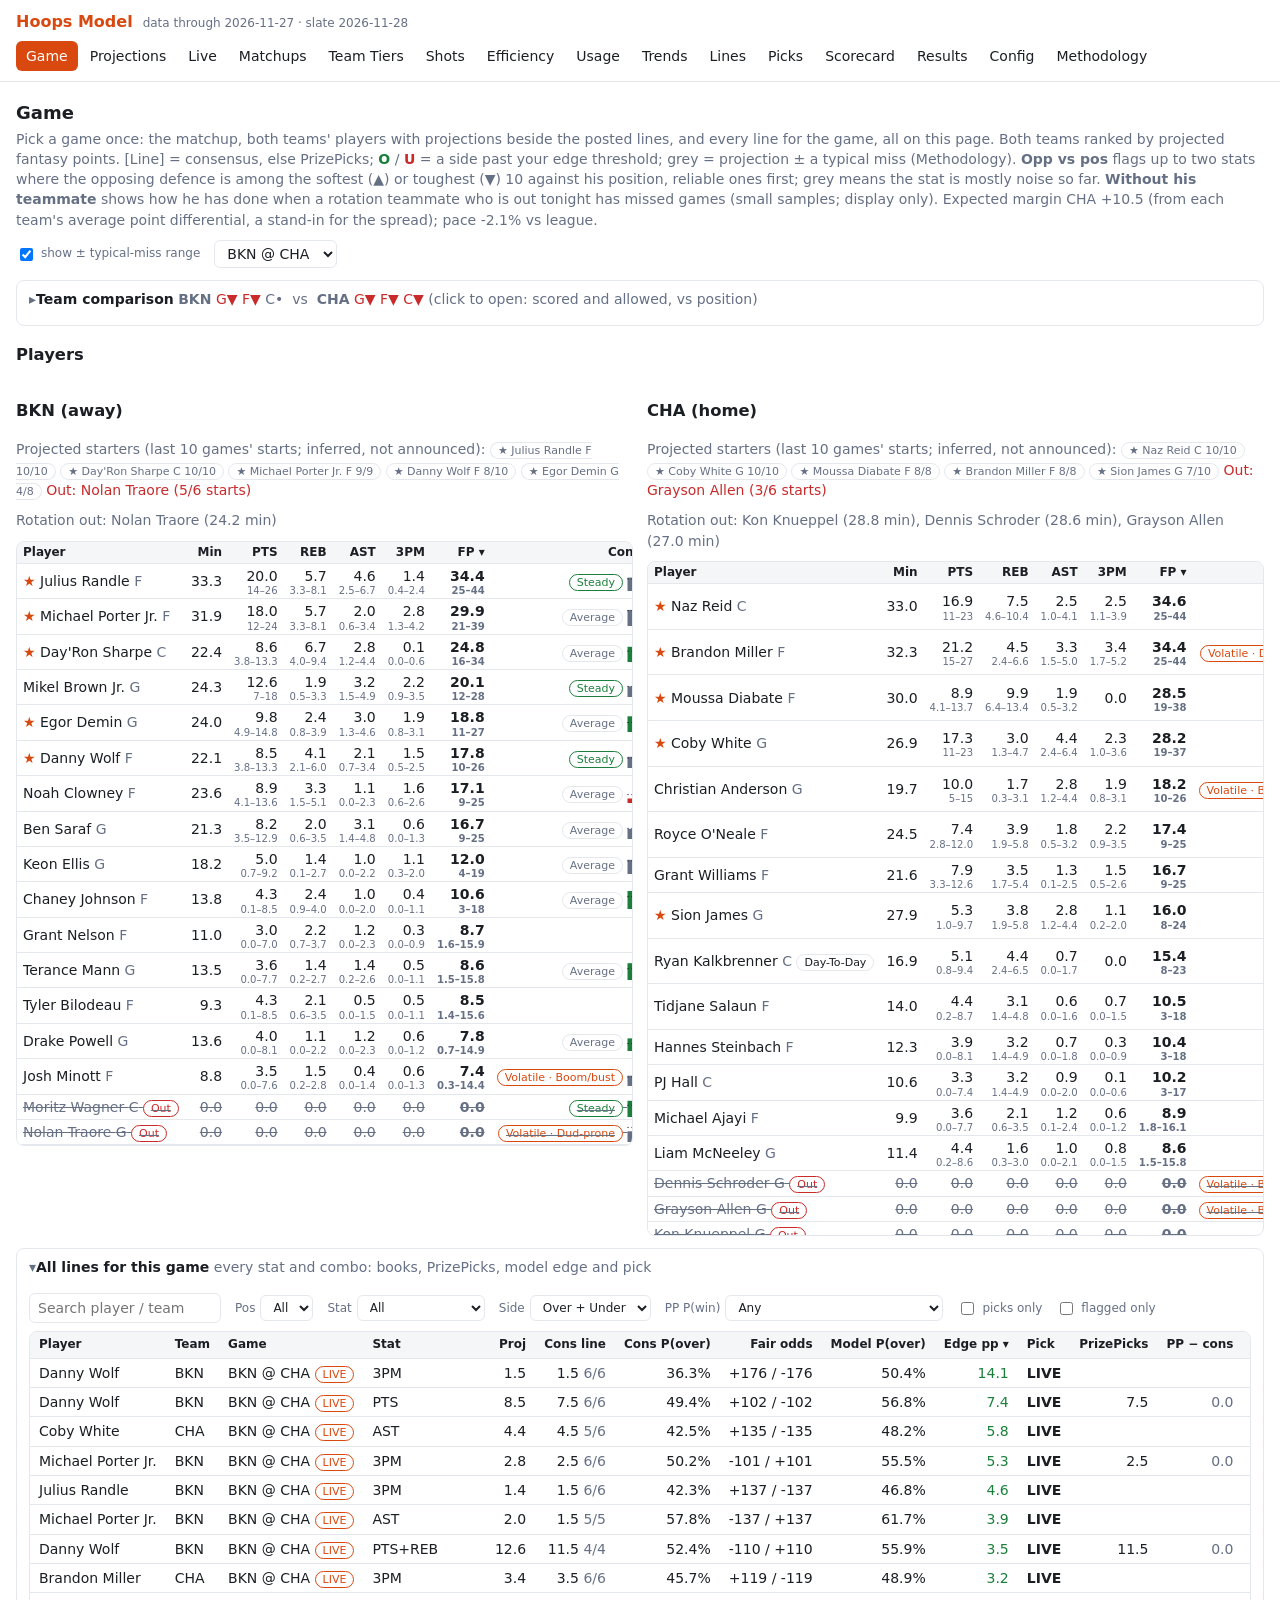
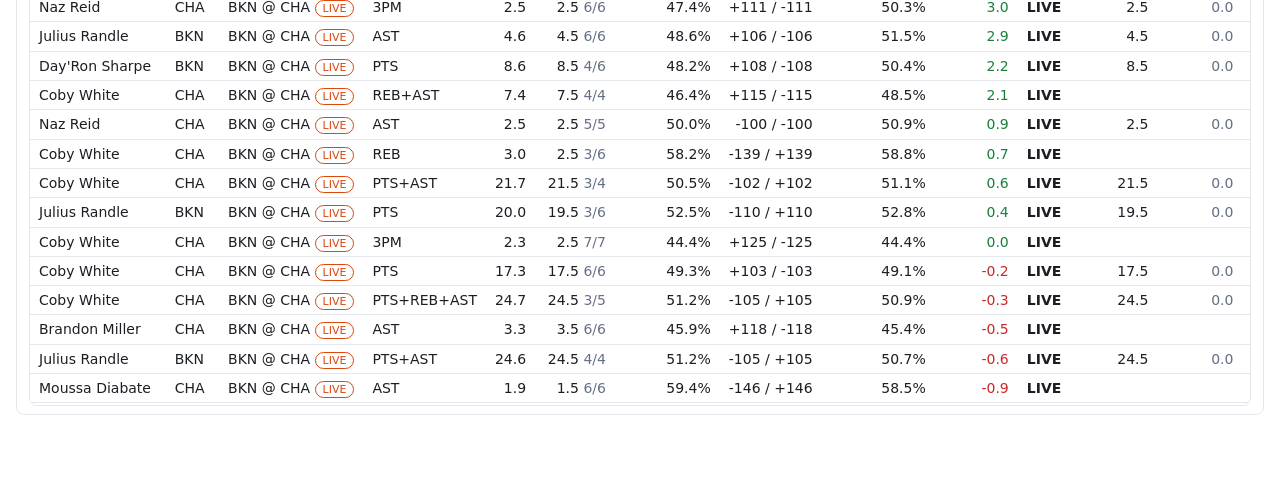
<file: site/index.html>
<!doctype html>
<html lang="en">
<head>
<meta charset="utf-8">
<meta name="viewport" content="width=device-width, initial-scale=1">
<title>Hoops Model</title>
<link rel="icon" href="data:,">
<script>document.write('<link rel="stylesheet" href="style.css?v=' + Date.now() + '">');</script>
</head>
<body>
<header>
  <div class="brand"><b>Hoops Model</b><span id="asof"></span></div>
  <nav id="nav"></nav>
</header>
<div id="banner" hidden></div>
<main id="view"></main>
<script>document.write('<script src="app.js?v=' + Date.now() + '"><\/script>');</script>
</body>
</html>
</file>
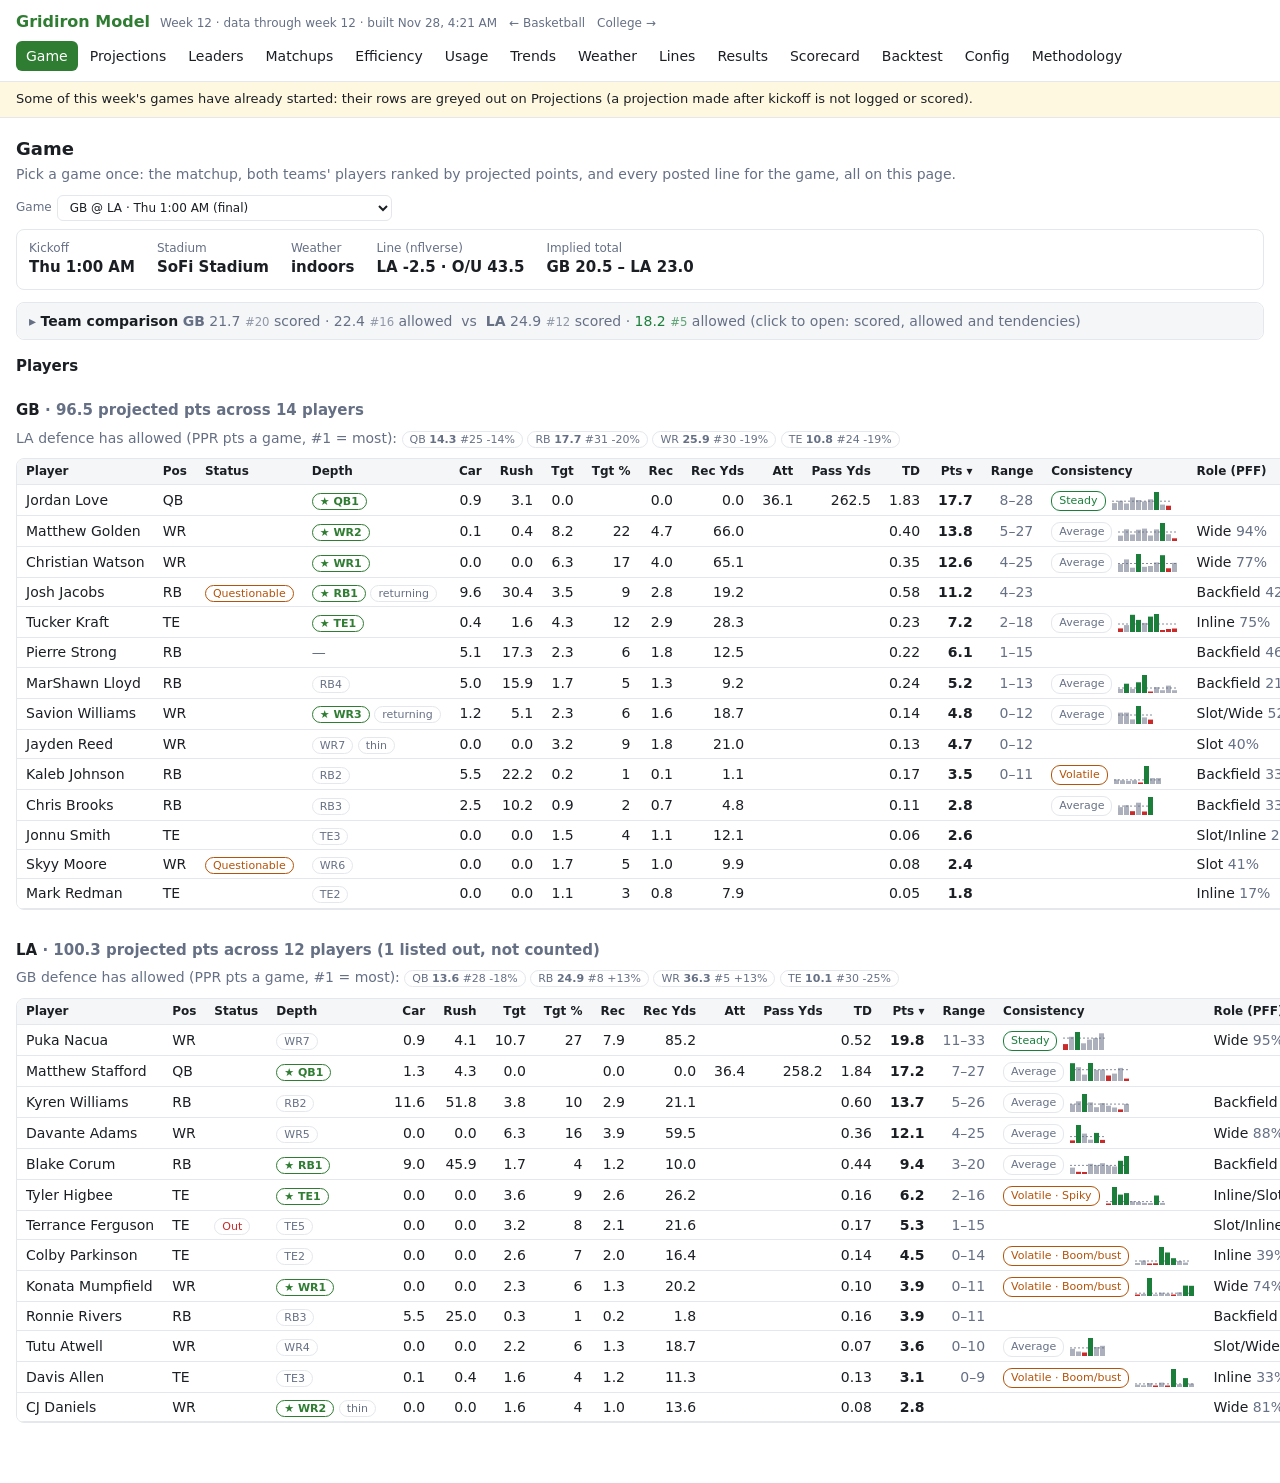
<file: football/site/index.html>
<!doctype html>
<html lang="en">
<head>
<meta charset="utf-8">
<meta name="viewport" content="width=device-width, initial-scale=1">
<title>Gridiron Model</title>
<link rel="icon" href="data:,">
<script>document.write('<link rel="stylesheet" href="style.css?v=' + Date.now() + '">');</script>
</head>
<body>
<header>
  <div class="brand"><b>Gridiron Model</b><span id="asof"></span><a class="sw" href="../">← Basketball</a><a class="sw" href="college/">College →</a></div>
  <nav id="nav"></nav>
</header>
<div id="banner" hidden></div>
<main id="view"></main>
<script>document.write('<script src="common.js?v=' + Date.now() + '"><\/script><script src="model.js?v=' + Date.now() + '"><\/script><script src="app.js?v=' + Date.now() + '"><\/script>');</script>
</body>
</html>
</file>
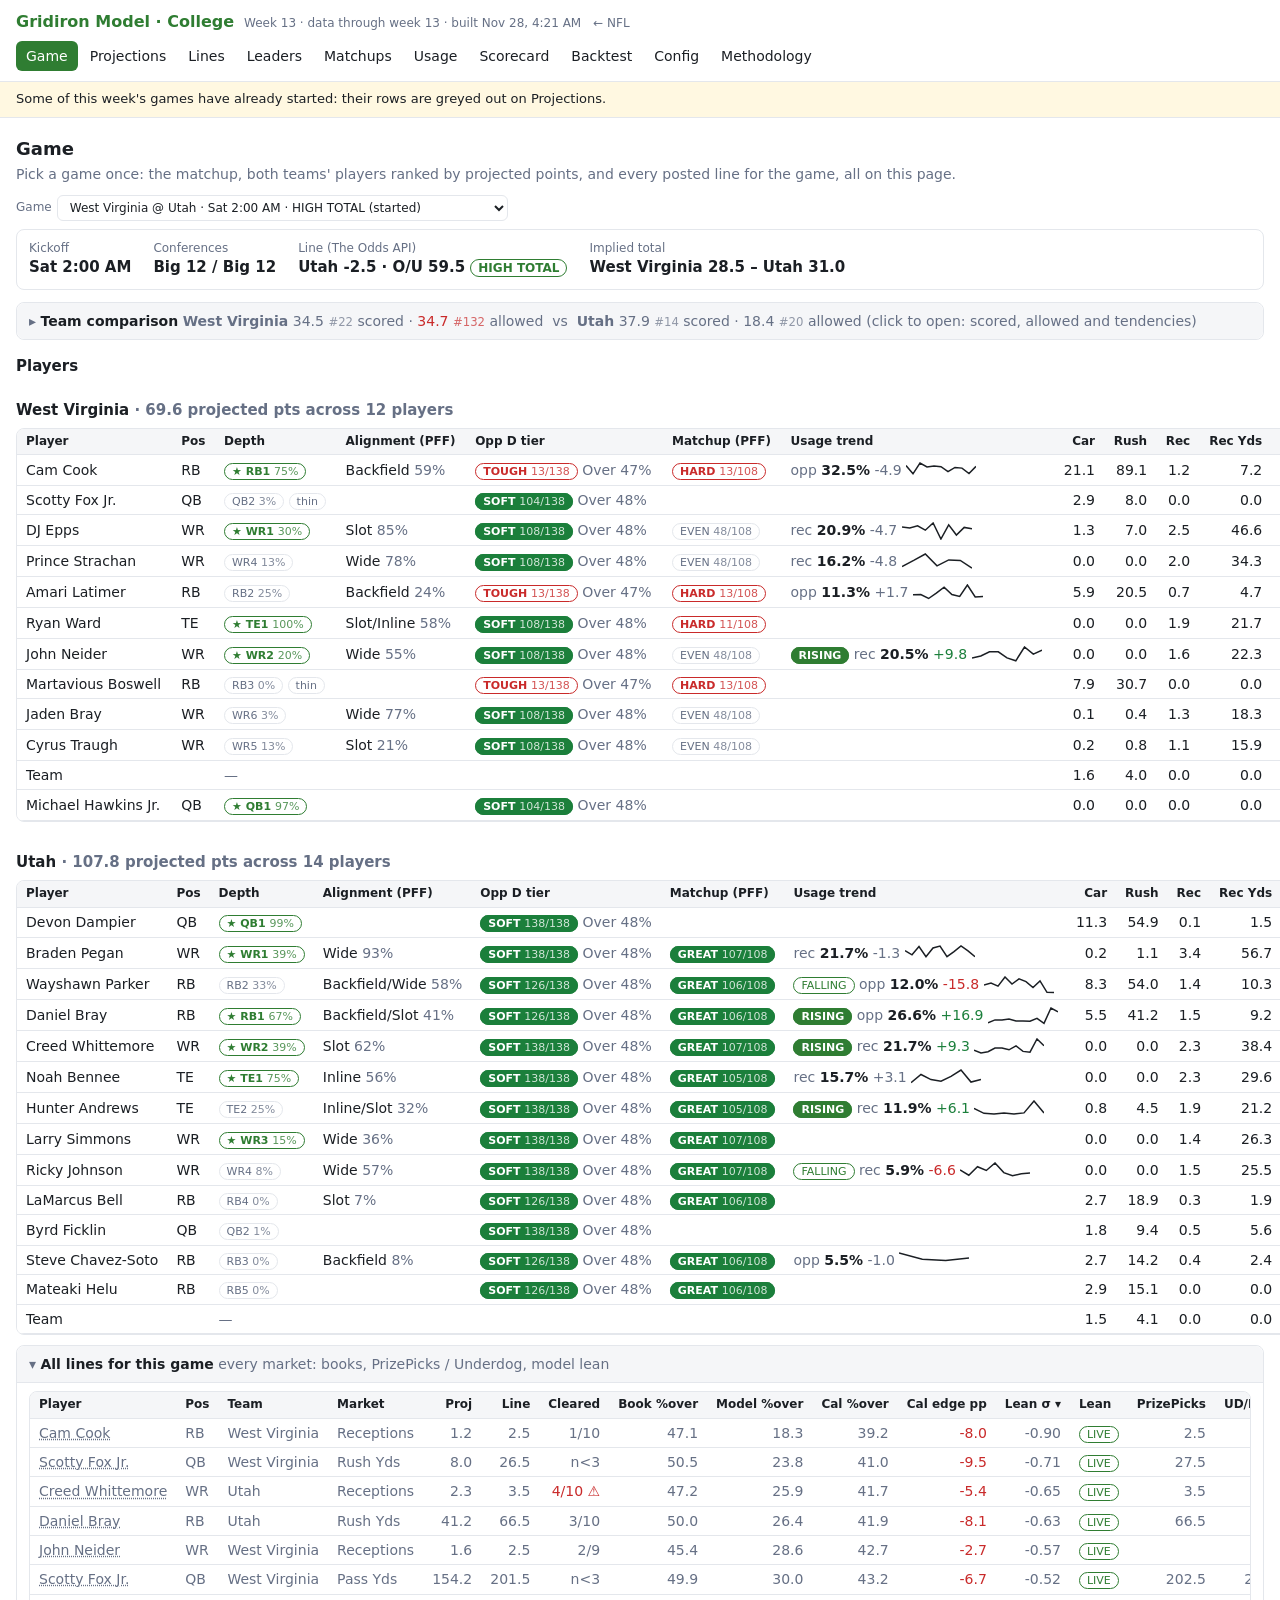
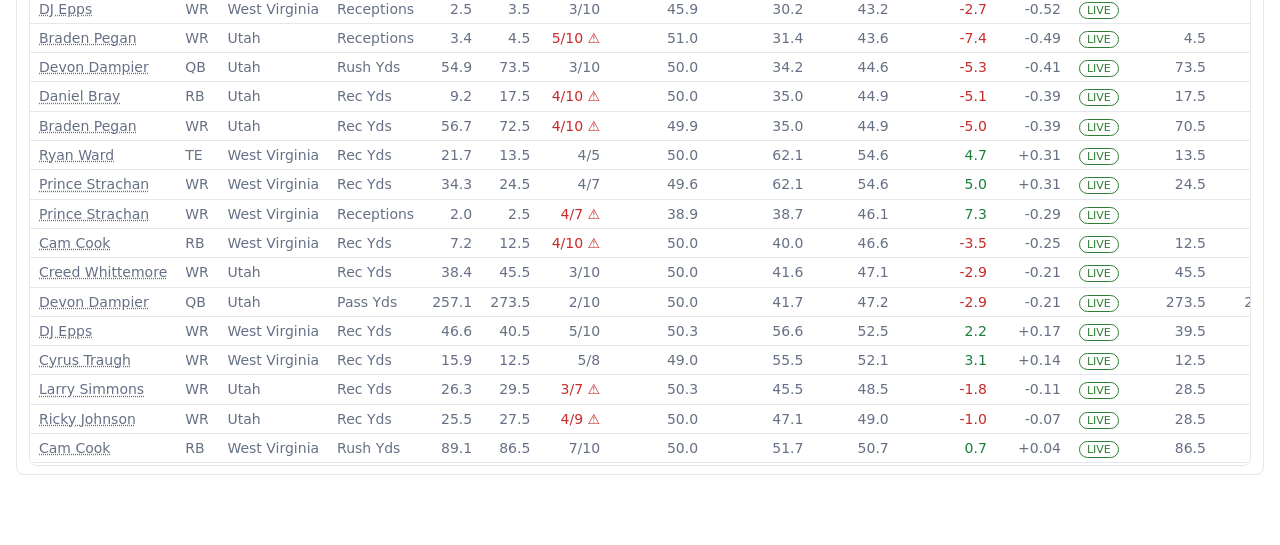
<file: football/site/college/index.html>
<!doctype html>
<html lang="en">
<head>
<meta charset="utf-8">
<meta name="viewport" content="width=device-width, initial-scale=1">
<title>Gridiron Model · College</title>
<link rel="icon" href="data:,">
<script>document.write('<link rel="stylesheet" href="../style.css?v=' + Date.now() + '">');</script>
</head>
<body>
<header>
  <div class="brand"><b>Gridiron Model · College</b><span id="asof"></span><a class="sw" href="../">← NFL</a></div>
  <nav id="nav"></nav>
</header>
<div id="banner" hidden></div>
<main id="view"></main>
<script>document.write('<script src="../common.js?v=' + Date.now() + '"><\/script><script src="../model.js?v=' + Date.now() + '"><\/script><script src="college.js?v=' + Date.now() + '"><\/script>');</script>
</body>
</html>
</file>
<file: site/style.css>
:root{--bg:#fff;--fg:#1b1f24;--mut:#667085;--line:#e4e7ec;--head:#f5f6f8;--acc:#d9480f;--in:#fff8e1;--good:#1b7f3b;--bad:#c92a2a}
@media (prefers-color-scheme:dark){:root{--bg:#14161a;--fg:#e6e8eb;--mut:#98a2b3;--line:#2a2e35;--head:#1d2025;--acc:#ff8a4c;--in:#3a3118;--good:#5fd38d;--bad:#ff7b7b}}
*{box-sizing:border-box}
body{margin:0;background:var(--bg);color:var(--fg);font:14px/1.45 system-ui,-apple-system,Segoe UI,Roboto,sans-serif}
header{display:flex;flex-wrap:wrap;gap:8px 20px;align-items:center;padding:10px 16px;border-bottom:1px solid var(--line);position:sticky;top:0;background:var(--bg);z-index:5}
.brand b{font-size:16px;color:var(--acc)}.brand span{margin-left:10px;color:var(--mut);font-size:12px}
nav{display:flex;flex-wrap:wrap;gap:2px}
nav a{padding:5px 10px;border-radius:6px;color:var(--fg);text-decoration:none}
nav a.on{background:var(--acc);color:#fff}
#banner{background:var(--in);padding:8px 16px;border-bottom:1px solid var(--line);font-size:13px}
main{padding:14px 16px 60px;max-width:1500px;margin:auto}
h2{margin:4px 0 2px;font-size:18px}p.sub{margin:0 0 10px;color:var(--mut)}
.bar{display:flex;flex-wrap:wrap;gap:8px 14px;align-items:center;margin:8px 0}
.bar label{color:var(--mut);font-size:12px;display:flex;gap:5px;align-items:center}
input,select,button{font:inherit;color:var(--fg);background:var(--bg);border:1px solid var(--line);border-radius:6px;padding:4px 8px}
button{cursor:pointer}button:hover{border-color:var(--acc)}
.tw{overflow:auto;border:1px solid var(--line);border-radius:8px;max-height:75vh}
table{border-collapse:collapse;width:100%;white-space:nowrap}
th,td{padding:4px 9px;text-align:right;border-bottom:1px solid var(--line)}
th{position:sticky;top:0;z-index:2;background:var(--head);cursor:pointer;user-select:none;font-weight:600;font-size:12px}
th:hover{color:var(--acc)}th.s::after{content:" \25BE"}th.s.asc::after{content:" \25B4"}
td.l,th.l{text-align:left}tr:hover td{background:var(--head)}
td input.ovr{width:56px;text-align:right;background:var(--in)}
.out td{color:var(--mut);text-decoration:line-through}
.good{color:var(--good)}.bad{color:var(--bad)}.mut{color:var(--mut)}
.pill{padding:1px 7px;border-radius:9px;font-size:11px;border:1px solid var(--line)}
.hot{color:var(--acc);border-color:var(--acc)}.cold{color:#1c7ed6;border-color:#1c7ed6}
.cards{display:grid;grid-template-columns:repeat(auto-fit,minmax(150px,1fr));gap:10px;margin:10px 0}
.card{border:1px solid var(--line);border-radius:8px;padding:10px 12px}.card b{display:block;font-size:20px}.card span{color:var(--mut);font-size:12px}
.doc{max-width:820px;line-height:1.55}.doc h3{margin:18px 0 4px}.doc code{background:var(--head);padding:1px 4px;border-radius:4px}
.two{display:grid;grid-template-columns:repeat(auto-fit,minmax(520px,1fr));gap:14px}
@media (max-width:640px){.two{grid-template-columns:1fr}main{padding:10px}}
td:first-child,th:first-child{position:sticky;left:0;background:var(--bg);z-index:1}
th:first-child{background:var(--head);z-index:3}
tr:hover td:first-child{background:var(--head)}
.banner{background:var(--in);padding:8px 12px;border:1px solid var(--line);border-radius:6px;font-size:13px}

.scbar{gap:10px 16px;align-items:end}.scbar input,.scbar select{max-width:260px}
.scwrap{display:flex;flex-wrap:wrap;gap:18px;align-items:flex-start}
.scwrap>div:first-child{flex:1 1 420px;max-width:640px}.scside{flex:1 1 380px;min-width:300px}
.scchart{width:100%;height:auto;display:block;background:var(--bg);border:1px solid var(--line);border-radius:8px}
.sclegend{display:flex;flex-wrap:wrap;gap:6px 14px;align-items:center;justify-content:center;margin:8px 0 0;font-size:12px;color:var(--mut)}
.scsw{display:inline-flex}.scsw i{display:block;width:18px;height:10px}.scsw i:first-child{border-radius:3px 0 0 3px}.scsw i:last-child{border-radius:0 3px 3px 0}
.sccell{cursor:crosshair}.sccell:hover{stroke:var(--fg);stroke-width:.18}
#sctip{position:fixed;z-index:20;max-width:270px;padding:6px 9px;border-radius:6px;background:var(--fg);color:var(--bg);font-size:12px;pointer-events:none}
.brand a.sw{margin-left:12px;font-size:12px;color:var(--mut);text-decoration:none}.brand a.sw:hover{color:var(--acc)}

.rng{display:block;font-size:.72em;line-height:1.1}
.tw.tight th,.tw.tight td{padding:2px 6px}
.tw.tight .rng{margin-top:-1px}
.two{grid-template-columns:repeat(auto-fit,minmax(min(100%,600px),1fr))}
@media (max-width:900px){.opt{display:none}}
@media (max-width:640px){
  header{padding:8px 10px}
  nav{flex-wrap:nowrap;overflow-x:auto;width:100%;scrollbar-width:none}
  nav a{white-space:nowrap}
  .brand span{display:none}
  .tw{max-height:none}
  th,td{padding:3px 6px}
}
.cmphead{display:flex;justify-content:space-between;margin:6px 0;font-size:15px}.cmphead .r{text-align:right}
.cmp{max-width:760px}.cr{display:grid;grid-template-columns:1fr 150px 1fr;align-items:center;gap:0 10px;padding:5px 0}
.cv{font-size:15px;font-weight:600}.cv.l{text-align:left}.cv.r{text-align:right}.cl{text-align:center;color:var(--mut);font-size:13px}
.rkn{font-size:11px;font-weight:400;margin:0 6px}.cb{grid-column:1/-1;height:4px;background:var(--line);border-radius:2px;overflow:hidden}.cb i{display:block;height:100%;background:var(--acc);opacity:.75}
@media (max-width:640px){.cr{grid-template-columns:1fr 100px 1fr}.cv{font-size:13px}}
.pill.good{color:var(--good);border-color:var(--good)}.pill.bad{color:var(--bad);border-color:var(--bad)}.pill.mut{color:var(--mut)}
.meter{height:6px;background:var(--line);border-radius:3px;overflow:hidden;margin-top:3px}.meter i{display:block;height:100%;opacity:.85}
.meter i.good{background:var(--good)}.meter i.bad{background:var(--bad)}.meter i.mut{background:var(--mut)}.meter.r i{margin-left:auto}
.cout{grid-column:1/-1;display:flex;justify-content:space-between;font-size:11px;min-height:0}.cout .r{text-align:right}
.cbars{vertical-align:middle}
details.gsec{border:1px solid var(--line);border-radius:8px;margin:12px 0;padding:0 12px 8px}
details.gsec>summary{cursor:pointer;padding:8px 0;list-style:none}details.gsec>summary::before{content:"\25B8 ";color:var(--mut)}details.gsec[open]>summary::before{content:"\25BE "}
.cmpgrid{display:grid;grid-template-columns:repeat(auto-fit,minmax(min(100%,380px),1fr));gap:0 28px}.cmpgrid .cmp{max-width:none}
.star{color:var(--acc)}
</file>
<file: football/site/style.css>
:root{--bg:#fff;--fg:#1b1f24;--mut:#667085;--line:#e4e7ec;--head:#f5f6f8;--acc:#2f7d32;--in:#fff8e1;--good:#1b7f3b;--bad:#c92a2a;--warn:#b45309}
@media (prefers-color-scheme:dark){:root{--bg:#14161a;--fg:#e6e8eb;--mut:#98a2b3;--line:#2a2e35;--head:#1d2025;--acc:#5fc06a;--in:#3a3118;--good:#5fd38d;--bad:#ff7b7b;--warn:#f4b45f}}
*{box-sizing:border-box}
body{margin:0;background:var(--bg);color:var(--fg);font:14px/1.45 system-ui,-apple-system,Segoe UI,Roboto,sans-serif}
header{display:flex;flex-wrap:wrap;gap:8px 20px;align-items:center;padding:10px 16px;border-bottom:1px solid var(--line);position:sticky;top:0;background:var(--bg);z-index:5}
.brand b{font-size:16px;color:var(--acc)}.brand span{margin-left:10px;color:var(--mut);font-size:12px}
nav{display:flex;flex-wrap:wrap;gap:2px}
nav a{padding:5px 10px;border-radius:6px;color:var(--fg);text-decoration:none}
nav a.on{background:var(--acc);color:#fff}
@media (prefers-color-scheme:dark){nav a.on{color:#0b1a0d}}
#banner{background:var(--in);padding:8px 16px;border-bottom:1px solid var(--line);font-size:13px}
main{padding:14px 16px 60px;max-width:1500px;margin:auto}
h2{margin:4px 0 2px;font-size:18px}h3{margin:16px 0 6px;font-size:15px}p.sub{margin:0 0 10px;color:var(--mut)}
.bar{display:flex;flex-wrap:wrap;gap:8px 14px;align-items:center;margin:8px 0}
.bar label{color:var(--mut);font-size:12px;display:flex;gap:5px;align-items:center}
input,select,button{font:inherit;color:var(--fg);background:var(--bg);border:1px solid var(--line);border-radius:6px;padding:4px 8px}
button{cursor:pointer}button:hover{border-color:var(--acc)}
.tw{overflow:auto;border:1px solid var(--line);border-radius:8px;max-height:75vh}
table{border-collapse:collapse;width:100%;white-space:nowrap}
th,td{padding:4px 9px;text-align:right;border-bottom:1px solid var(--line)}
th{position:sticky;top:0;z-index:2;background:var(--head);cursor:pointer;user-select:none;font-weight:600;font-size:12px}
th:hover{color:var(--acc)}th.s::after{content:" \25BE"}th.s.asc::after{content:" \25B4"}
td.l,th.l{text-align:left}tr:hover td{background:var(--head)}
td input.ovr{width:56px;text-align:right;background:var(--in)}
.out td{color:var(--mut);text-decoration:line-through}
.started td{color:var(--mut)}
.good{color:var(--good)}.bad{color:var(--bad)}.mut{color:var(--mut)}.warn{color:var(--warn)}
.pill{padding:1px 7px;border-radius:9px;font-size:11px;border:1px solid var(--line)}
.hot{color:var(--acc);border-color:var(--acc)}.cold{color:#1c7ed6;border-color:#1c7ed6}
.q{color:var(--warn);border-color:var(--warn)}
.cards{display:grid;grid-template-columns:repeat(auto-fit,minmax(150px,1fr));gap:10px;margin:10px 0}
.card{border:1px solid var(--line);border-radius:8px;padding:10px 12px}.card b{display:block;font-size:20px}.card span{color:var(--mut);font-size:12px}
.doc{max-width:860px;line-height:1.55}.doc h3{margin:18px 0 4px}.doc code{background:var(--head);padding:1px 4px;border-radius:4px}
.two{display:grid;grid-template-columns:repeat(auto-fit,minmax(520px,1fr));gap:14px}
.lead{display:grid;grid-template-columns:repeat(auto-fill,minmax(250px,1fr));gap:12px}
.lead .card{padding:8px 10px}.lead h4{margin:0 0 4px;font-size:13px}.lead ol{margin:0;padding:0;list-style:none}
.lead li{display:flex;justify-content:space-between;gap:8px;padding:1px 0;border-bottom:1px dotted var(--line)}
.lead li span{color:var(--mut);font-size:12px}
@media (max-width:640px){.two{grid-template-columns:1fr}main{padding:10px}}
td:first-child,th:first-child{position:sticky;left:0;background:var(--bg);z-index:1}
th:first-child{background:var(--head);z-index:3}
tr:hover td:first-child{background:var(--head)}
.banner{background:var(--in);padding:8px 12px;border:1px solid var(--line);border-radius:6px;font-size:13px}
.gamehead{display:flex;flex-wrap:wrap;gap:6px 22px;margin:6px 0 12px;padding:10px 12px;border:1px solid var(--line);border-radius:8px}
.gamehead div{display:flex;flex-direction:column}.gamehead span{color:var(--mut);font-size:12px}.gamehead b{font-size:15px}
svg.spark{vertical-align:middle}
.bar2{display:inline-block;height:6px;border-radius:3px;background:var(--acc);vertical-align:middle}
.brand a.sw{margin-left:12px;font-size:12px;color:var(--mut);text-decoration:none}.brand a.sw:hover{color:var(--acc)}
details summary{cursor:pointer;list-style:none}details summary::-webkit-details-marker{display:none}details{position:relative}.lines-pop{white-space:normal;position:absolute;left:0;top:100%;z-index:8;width:430px;padding:8px 10px;font-size:12px;background:var(--bg);border:1px solid var(--line);border-radius:8px;box-shadow:0 6px 18px rgba(0,0,0,.25)}.stack{display:grid;gap:14px}.lines-pop div{padding:3px 0;border-bottom:1px dotted var(--line)}
.cmpcard{border:1px solid var(--line);border-radius:8px;padding:8px 14px 10px;margin:0 0 14px;max-width:760px}.cmpcard h3{margin:4px 0 6px}
.cmphead{display:flex;justify-content:space-between;font-weight:650;margin-bottom:2px}
.cmp{display:grid;grid-template-columns:90px 1fr 90px;gap:8px;align-items:center;padding:3px 0}.cmpv.r{text-align:right}.cmpv b{font-variant-numeric:tabular-nums}.cmpv b.win{color:var(--acc)}
.cmpl{text-align:center;color:var(--mut);font-size:12px}.cmpbar{display:flex;gap:2px;margin-top:3px;height:6px}.cmpbar i{display:block;background:var(--line);height:100%}
.cmpbar i:first-child{border-radius:3px 0 0 3px}.cmpbar i:last-child{border-radius:0 3px 3px 0}.cmpbar i.win{background:var(--acc)}.cmpnote{font-size:11px;margin:6px 0 0}
@media (max-width:640px){.cmp{grid-template-columns:78px 1fr 78px}}
.pill.lean-strong{background:var(--acc);color:#fff;border-color:var(--acc);font-weight:650}.pill.lean-lean{color:var(--acc);border-color:var(--acc)}
@media (prefers-color-scheme:dark){.pill.lean-strong{color:#0b1a0d}}.pill .zs{opacity:.8;font-weight:400}
tr.lean-strong-row td:first-child{box-shadow:inset 3px 0 0 var(--acc)}tr.lean-lean-row td:first-child{box-shadow:inset 3px 0 0 var(--line)}

.pill.start{color:var(--acc);border-color:var(--acc);font-weight:600}.pill.bkp{color:var(--mut)}

a.plink{color:inherit;text-decoration:underline dotted;cursor:pointer}a.plink:hover{color:var(--acc)}tr.focus td{background:rgba(46,125,50,.2)}
.cols2{display:grid;grid-template-columns:repeat(auto-fit,minmax(340px,1fr));gap:4px 24px}
.movers{margin:4px 0 12px;padding-left:18px}.movers li{margin:3px 0}

.pill.mu-great{background:var(--good);color:#fff;border-color:var(--good);font-weight:650}.pill.mu-good{color:var(--good);border-color:var(--good)}.pill.mu-even{color:var(--mut)}.pill.mu-tough{color:var(--warn);border-color:var(--warn)}.pill.mu-hard{color:var(--bad);border-color:var(--bad);font-weight:650}
@media (prefers-color-scheme:dark){.pill.mu-great{color:#0b1a0d}}

.cons{display:inline-flex;align-items:center;gap:6px;white-space:nowrap}.cons svg{vertical-align:middle}
.pill.cons-steady{color:var(--good);border-color:var(--good)}.pill.cons-avg{color:var(--mut)}.pill.cons-vol{color:var(--warn);border-color:var(--warn)}

details.gsec{position:static;margin:10px 0;border:1px solid var(--line);border-radius:8px;padding:0}details.gsec>summary{padding:8px 12px;background:var(--head);border-radius:8px;display:block}details.gsec[open]>summary{border-bottom:1px solid var(--line);border-radius:8px 8px 0 0}details.gsec>summary::before{content:"▸ ";color:var(--mut)}details.gsec[open]>summary::before{content:"▾ "}details.gsec>*:not(summary){margin:8px 12px}details.gsec small{opacity:.7}
</file>
